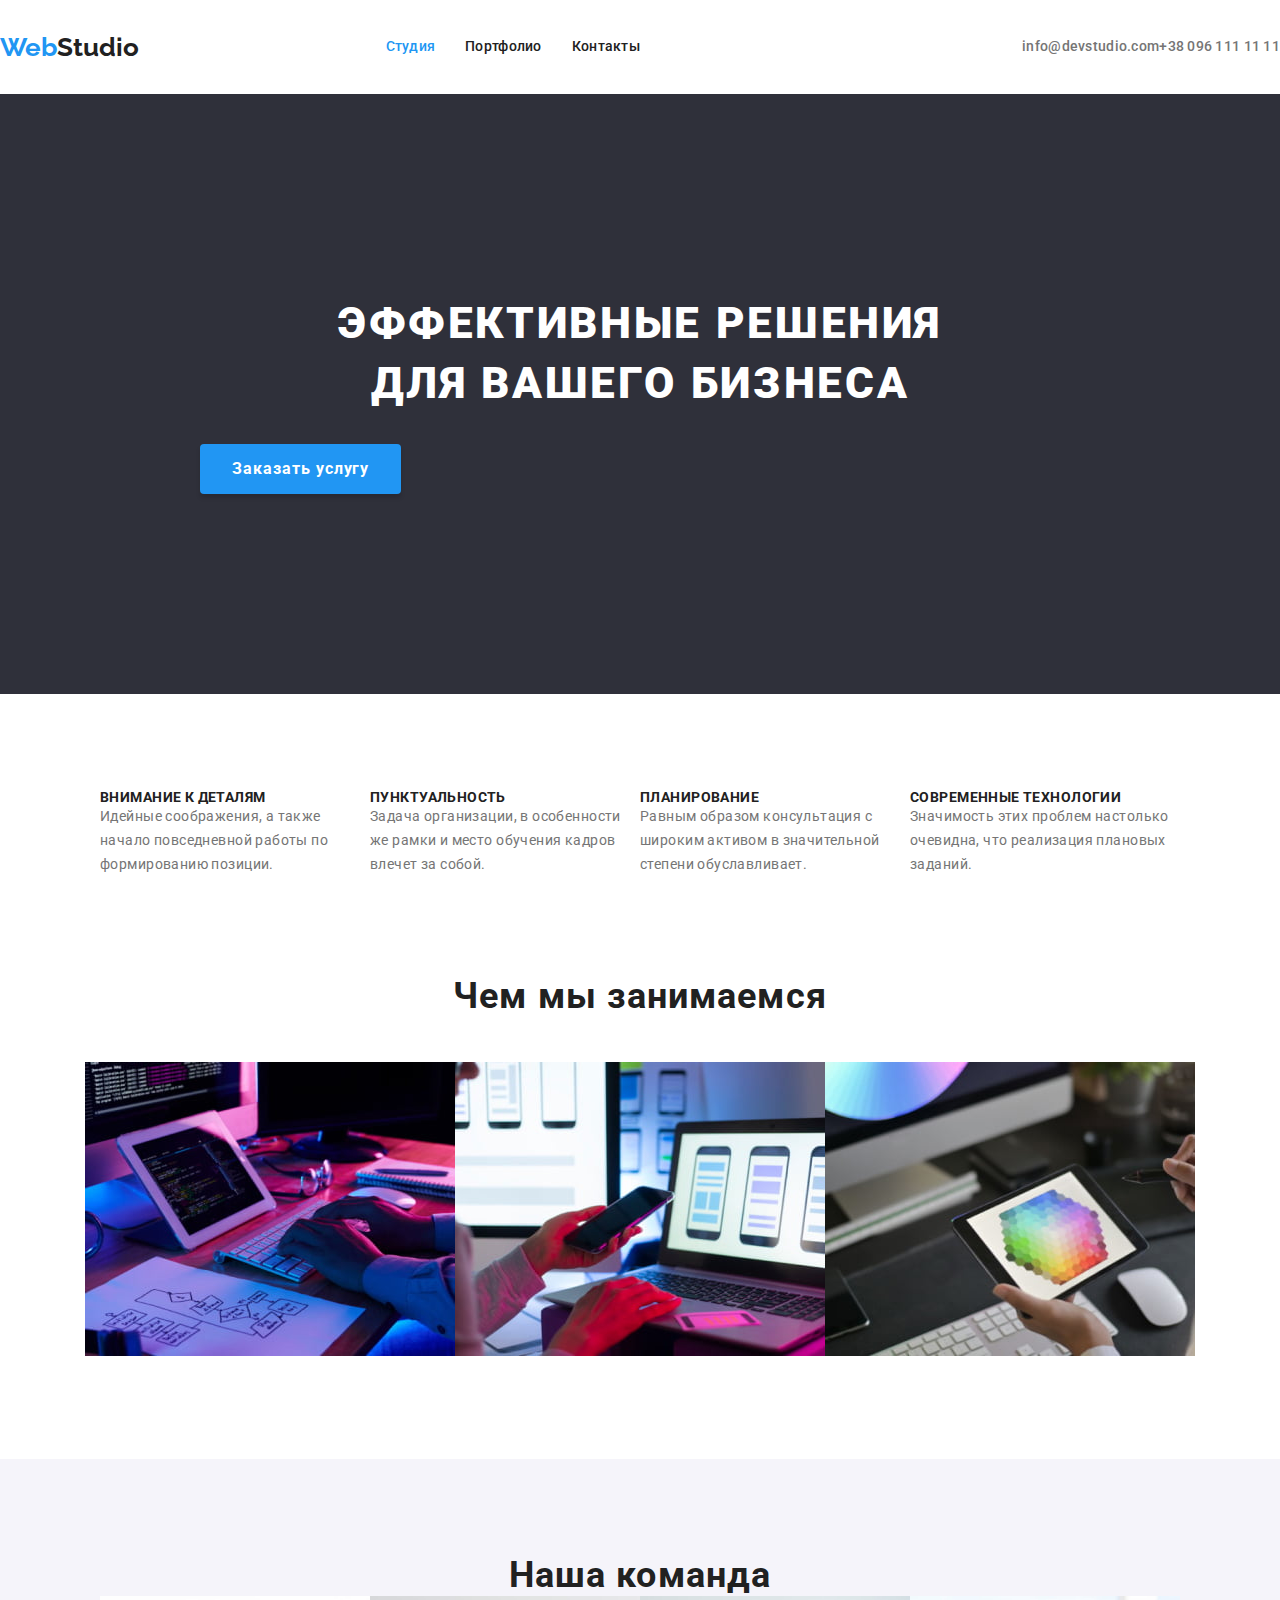
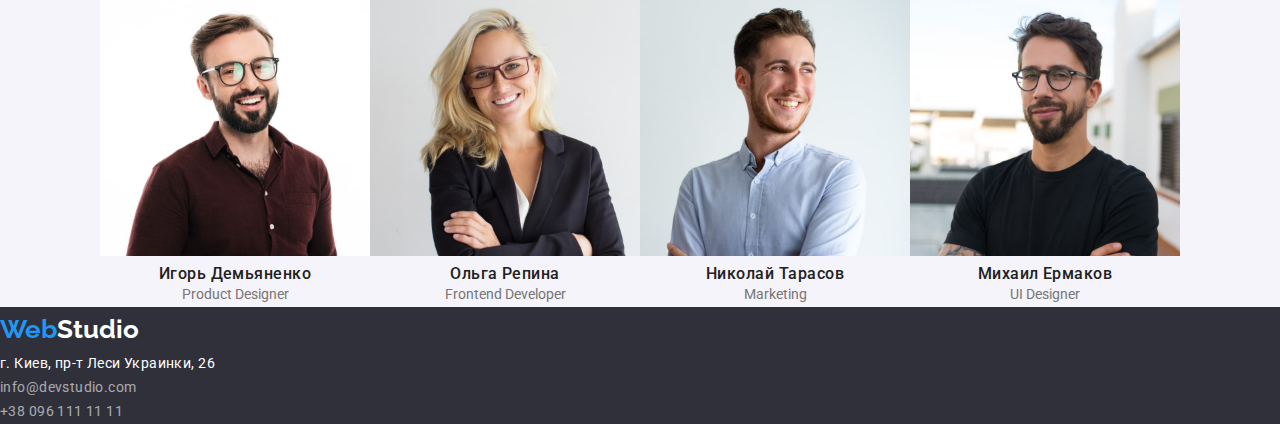
<file: index.html>
<!DOCTYPE html>
<html lang="en">
<head>
    <meta charset="UTF-8">
    <meta http-equiv="X-UA-Compatible" content="IE=edge">
    <meta name="viewport" content="width=device-width, initial-scale=1.0">
    <link rel="stylesheet" href="https://cdnjs.cloudflare.com/ajax/libs/modern-normalize/1.1.0/modern-normalize.min.css" integrity="sha512-wpPYUAdjBVSE4KJnH1VR1HeZfpl1ub8YT/NKx4PuQ5NmX2tKuGu6U/JRp5y+Y8XG2tV+wKQpNHVUX03MfMFn9Q==" crossorigin="anonymous" referrerpolicy="no-referrer" />
    <link rel="preconnect" href="https://fonts.googleapis.com">
    <link rel="preconnect" href="https://fonts.gstatic.com" crossorigin>
    <link href="https://fonts.googleapis.com/css2?family=Raleway:wght@700&family=Roboto:wght@400;500;700;900&display=swap" rel="stylesheet">
    <link rel="stylesheet" href="./css/styles.css" />
    <link rel="stylesheet" href="./css/normalize.css" />
    <title>WebStudio</title>
</head>
<body>
    <!-- header -->
    <header class="header">
        <div class="container">
            <nav class="nav-menu">
                <a class="logo-link link" href="./index.html">Web<span class="logo-accent-header">Studio</span></a>
                <ul class="menu-header">
                    <li class="list">
                        <a class="main-menu link current" href="./index.html">Студия</a>   
                    </li>
                    <li class="list">
                        <a class="main-menu link" href="./portfolio.html">Портфолио</a>   
                    </li>
                    <li class="list">
                        <a class="main-menu link" href="#">Контакты</a>   
                    </li>
                </ul>
            </nav>
            <div>
                <ul class="contacts">
                    <li class="list">
                   <a class="contacts-link link" href="meilto:info@devstudio.com">info@devstudio.com</a>
                    </li>
                    <li class="list">
                    <a class="contacts-link link" href="tel:+380961111111">+38 096 111 11 11</a>   
                    </li>
                </ul>
            </div>
        </div>
    </header>
    <!-- main -->
    <main class="main">
        <!-- HERO section -->
        <section class="section-1">
            <h1 class="hero-text">Эффективные решения для вашего бизнеса</h1>
            <button class="hero-button button" >Заказать услугу</button>
        </section>
        <!-- Our advantages -->
        <section class="section-2 container">
            <h2 class="our-advantages visually-hidden ">Преимущества</h2>
            <ul class="advantage-list"> 
                <li class="list">
                    <h3 class="advantage">Внимание к деталям</h3>
                    <p class="advantage-text">Идейные соображения, а также начало повседневной работы по формированию позиции.</p>
                </li>
                <li class="list">
                    <h3 class="advantage">Пунктуальность</h3>
                    <p class="advantage-text">Задача организации, в особенности же рамки и место обучения кадров влечет за собой.</p>
                </li>
                <li class="list">
                    <h3 class="advantage">Планирование</h3>
                    <p class="advantage-text">Равным образом консультация с широким активом в значительной степени обуславливает.</p>
                </li>
                <li class="list">
                    <h3 class="advantage">Современные технологии</h3>
                    <p class="advantage-text">Значимость этих проблем настолько очевидна, что реализация плановых заданий.</p>
                </li>
            </ul>
        </section>
        <!-- We doing -->
        <section class="we-doing">
            <h2 class="section-title">Чем мы занимаемся</h2>
            <ul class="img-we-doing">
                <li class="card-we-doing list">
                    <img src="images/img1.jpg" alt="программирование" width="370">
                </li>
                <li class="card-we-doing list">
                    <img src="images/img2.jpg" alt="мобильные приложения" width="370">
                </li>
                <li class="card-we-doing list">
                    <img src="images/img3.jpg" alt="Web дизайн" width="370">
                </li>
            </ul>
        </section>
        <!-- Our team -->
        <section class="our-team" >
            <h2 class="section-title">Наша команда</h2>
            <ul class="team-list">
                <li class="img-team list">
                    <img src="images/img4.jpg" alt="Product Designer - Игроь Демьяненко " width="270">
                    <h3 class="team-member">Игорь Демьяненко</h3>
                    <p class="our-team-text" lang="en">Product Designer</p>
                </li>
                <li class="img-team list">
                    <img src="images/img5.jpg" alt="Frontend Developer - Ольга Репина" width="270">
                    <h3 class="team-member">Ольга Репина</h3>
                    <p class="our-team-text" lang="en">Frontend Developer</p>
                </li>
                <li class="img-team list">
                    <img src="images/img6.jpg" alt="Marketing - Николай Тарасов" width="270">
                    <h3 class="team-member">Николай Тарасов</h3>
                    <p class="our-team-text" lang="en">Marketing</p>
                </li class="img-team list">
                <li class="img-team list">
                    <img src="images/img7.jpg" alt="UI Designer - Михаил Ермаков" width="270">
                    <h3 class="team-member">Михаил Ермаков</h3>
                    <p class="our-team-text" lang="en">UI Designer</p>
                </li>
            </ul>
        </section>
    </main>
    <!-- Footer -->
    <footer class="footer">
        <a class="link logo-link" href="./index.html">Web<span class="logo-accent-footer">Studio</span></a>
        <address>
            <ul class="footer-address">
                <li class="list">
                    <a class="link footer-link" href="https://goo.gl/maps/Vhz1iHMHhDigoBaa8" target="blank">г. Киев, пр-т Леси Украинки, 26</a>
                </li>
                <li class="list">
                    <a class="link footer-link contacts-link-footer" href="meilto:info@devstudio.com">info@devstudio.com</a>
                <li class="list">
                    <a class="link footer-link contacts-link-footer" href="tel:+380961111111">+38 096 111 11 11</a>
                </li>
            </ul>
        </address>
    </footer>
    </footer>
</body>
</html>
</file>
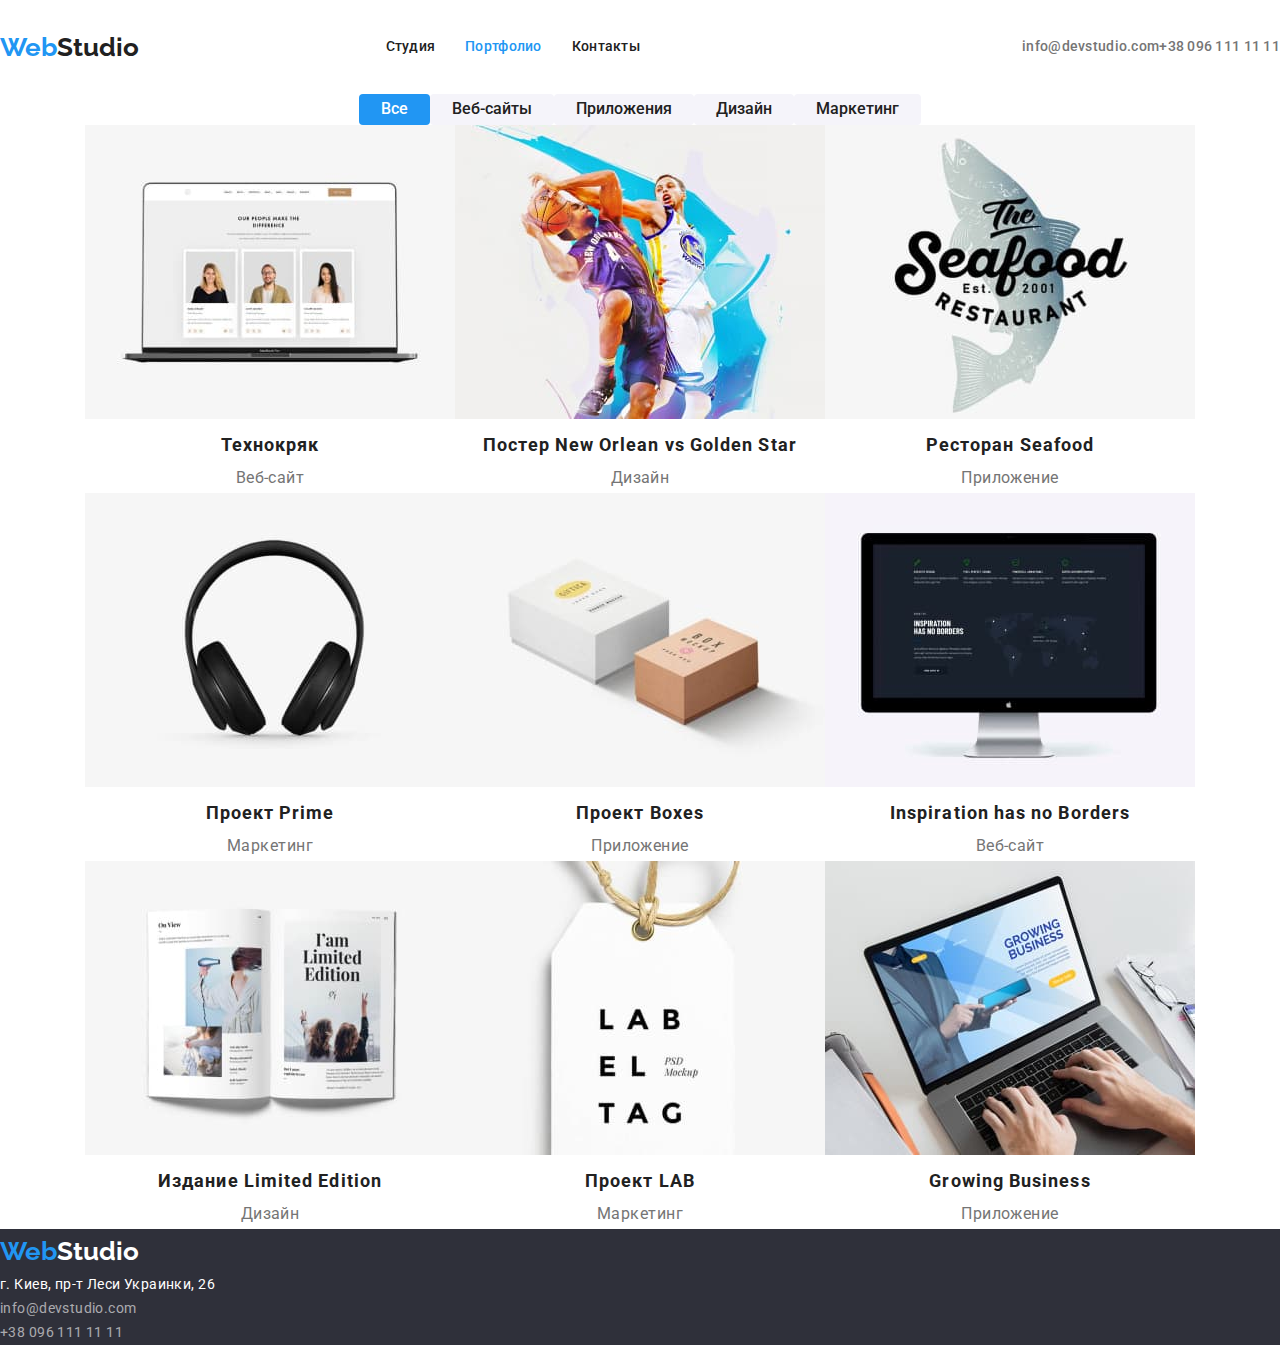
<file: portfolio.html>
<!DOCTYPE html>
<html lang="ru">
  <head>
    <meta charset="UTF-8" />
    <meta http-equiv="X-UA-Compatible" content="IE=edge" />
    <meta name="viewport" content="width=device-width, initial-scale=1.0" />
    <link
      rel="stylesheet"
      href="https://cdnjs.cloudflare.com/ajax/libs/modern-normalize/1.1.0/modern-normalize.min.css"
      integrity="sha512-wpPYUAdjBVSE4KJnH1VR1HeZfpl1ub8YT/NKx4PuQ5NmX2tKuGu6U/JRp5y+Y8XG2tV+wKQpNHVUX03MfMFn9Q=="
      crossorigin="anonymous"
      referrerpolicy="no-referrer"
    />
    <link rel="preconnect" href="https://fonts.googleapis.com" />
    <link rel="preconnect" href="https://fonts.gstatic.com" crossorigin />
    <link
      href="https://fonts.googleapis.com/css2?family=Raleway:wght@700&family=Roboto:wght@400;500;700;900&display=swap"
      rel="stylesheet"
    />
    <link rel="stylesheet" href="./css/styles.css" />
    <link rel="stylesheet" href="./css/normalize.css" />
    <title>WebStudio</title>
  </head>

  <body>
    <!-- header -->
    <header class="header">
      <div class="container">
        <nav class="nav-menu">
          <a class="logo-link link" href="./index.html"
            >Web<span class="logo-accent-header">Studio</span></a
          >
          <ul class="menu-header">
            <li class="list">
              <a class="main-menu link" href="./index.html">Студия</a>
            </li>
            <li class="list">
              <a class="main-menu link current" href="./portfolio.html"
                >Портфолио</a
              >
            </li>
            <li class="list">
              <a class="main-menu link" href="#">Контакты</a>
            </li>
          </ul>
        </nav>
        <div>
          <ul class="contacts">
            <li class="list">
              <a class="contacts-link link" href="meilto:info@devstudio.com"
                >info@devstudio.com</a
              >
            </li>
            <li class="list">
              <a class="contacts-link link" href="tel:+380961111111"
                >+38 096 111 11 11</a
              >
            </li>
          </ul>
        </div>
      </div>
    </header>
    <!-- main- portfolio -->
    <main class="main-portfolio container">
      <section class="portfolio-section">
        <h1 class="visually-hidden">Преокты нашей сткдии</h1>
        <ul class="portfolio-btn-list">
          <li class="list portfolio-btn-item">
            <button class="button portfolio-btn active" type="button">
              Все
            </button>
          </li>
          <li class="list portfolio-btn-item">
            <button class="button portfolio-btn" type="button">
              Веб-сайты
            </button>
          </li>
          <li class="list portfolio-btn-item">
            <button class="button portfolio-btn" type="button">
              Приложения
            </button>
          </li>
          <li class="list portfolio-btn-item">
            <button class="button portfolio-btn" type="button">Дизайн</button>
          </li>
          <li class="list portfolio-btn-item">
            <button class="button portfolio-btn" type="button">
              Маркетинг
            </button>
          </li>
        </ul>

        <div class="projects">
          <ul class="projects-cards-list">
            <li class="list rojects-cards-item">
              <a class="link priject-link" href="">
                <img
                  src="./images/projects/project-1.jpg"
                  alt="Веб-сайт  - Технокряк"
                  width="370"
                />
                <h2 class="project-title">Технокряк</h2>
                <p class="project-text">Веб-сайт</p>
              </a>
            </li>
            <li class="list projects-cards-item">
              <a class="link priject-link" href="">
                <img
                  src="./images/projects/project-2.jpg"
                  alt="Постер New Orlean vs Golden Star"
                  width="370"
                />
                <h2 class="project-title">Постер New Orlean vs Golden Star</h2>
                <p class="project-text">Дизайн</p>
              </a>
            </li>
            <li class="list rojects-cards-item">
              <a class="link priject-link" href="">
                <img
                  src="./images/projects/project-3.jpg"
                  alt="Приложение - Ресторан Seafood"
                  width="370"
                />
                <h2 class="project-title">Ресторан Seafood</h2>
                <p class="project-text">Приложение</p>
              </a>
            </li>
            <li class="list projects-cards-item">
              <a class="link priject-link" href="">
                <img
                  src="./images/projects/project-4.jpg"
                  alt="Проект Prime"
                  width="370"
                />
                <h2 class="project-title">Проект Prime</h2>
                <p class="project-text">Маркетинг</p>
              </a>
            </li>
            <li class="list projects-cards-item">
              <a class="link priject-link" href="">
                <img
                  src="./images/projects/project-5.jpg"
                  alt="Проект Boxes"
                  width="370"
                />
                <h2 class="project-title">Проект Boxes</h2>
                <p class="project-text">Приложение</p>
              </a>
            </li>
            <li class="list projects-cards-item">
              <a class="link priject-link" href="">
                <img
                  src="./images/projects/project-6.jpg"
                  alt="Сайт -Inspiration has no Borders"
                  width="370"
                />
                <h2 class="project-title" lang="en">
                  Inspiration has no Borders
                </h2>
                <p class="project-text">Веб-сайт</p>
              </a>
            </li>
            <li class="list projects-cards-item">
              <a class="link priject-link" href="">
                <img
                  src="./images/projects/project-7.jpg"
                  alt="Издание Limited Edition"
                  width="370"
                />
                <h2 class="project-title">Издание Limited Edition</h2>
                <p class="project-text">Дизайн</p>
              </a>
            </li>
            <li class="list projects-cards-item">
              <a class="link priject-link" href="">
                <img
                  src="./images/projects/project-8.jpg"
                  alt="Проект LAB"
                  width="370"
                />
                <h2 class="project-title">Проект LAB</h2>
                <p class="project-text">Маркетинг</p>
              </a>
            </li>
            <li class="list projects-cards-item">
              <a class="link priject-link" href="">
                <img
                  src="./images/projects/project-9.jpg"
                  alt="Приложение Growing Business"
                  width="370"
                />
                <h2 class="project-title" lang="en">Growing Business</h2>
                <p class="project-text">Приложение</p>
              </a>
            </li>
          </ul>
        </div>
      </section>
    </main>
    <!-- Footer -->
    <footer class="footer">
      <a class="link logo-link" href="./index.html"
        >Web<span class="logo-accent-footer">Studio</span></a
      >
      <address>
        <ul class="footer-address">
          <li class="list">
            <a
              class="link footer-link"
              href="https://goo.gl/maps/Vhz1iHMHhDigoBaa8"
              target="blank"
              >г. Киев, пр-т Леси Украинки, 26</a
            >
          </li>
          <li class="list">
            <a
              class="link footer-link contacts-link-footer"
              href="meilto:info@devstudio.com"
              >info@devstudio.com</a
            >
          </li>

          <li class="list">
            <a
              class="link footer-link contacts-link-footer"
              href="tel:+380961111111"
              >+38 096 111 11 11</a
            >
          </li>
        </ul>
      </address>
    </footer>
  </body>
</html>
</file>
<file: css/styles.css>
:root {
  --main-white-color: #ffffff;
  --main-text-color: #757575;
  --second-text-color: #212121;
  --accent-text-color: #2196f3;
  --hero-color: #ffffff;
  --accent-color: #2196f3;
  --main-bgd-color: #f5f4fa;
  --second-bcg-color: #e5e5e5;
  --hero-bcg-color: #2f303a;
  --hero-btn-hover-color: #188ce8;
}
* {
  margin: 0;
  padding: 0;
}

body {
  background: var(--main-white-color);
  color: var(--main-text-color);
  font-family: 'Roboto', sans-serif;
  font-size: 14px;
  font-style: normal;
  font-weight: 400;
  line-height: 1.71;
}
/* глобальные стили */

.link {
  text-decoration: none;
  color: inherit;
}

.list {
  list-style: none;
}
.button {
  border: none;
  background-color: transparent;
  cursor: pointer;
  font-family: inherit;
  color: inherit;
}

.section {
  background-color: var(--main-bgd-color);
}

.section-title {
  color: var(--second-text-color);
  font-size: 36px;
  line-height: 1.17;
  text-align: center;
  letter-spacing: 0.03em;
}
.visually-hidden {
  position: absolute;
  white-space: nowrap;
  width: 1px;
  height: 1px;
  overflow: hidden;
  border: 0;
  padding: 0;
  clip: rect(0 0 0 0);
  clip-path: inset(50%);
  margin: -1px;
}

.container {
  max-width: 1600px;
  margin-right: auto;
  margin-left: auto;
}

.link.current {
  color: var(--accent-text-color);
}

/* Header */
.header {
  padding-top: 25px;
  padding-bottom: 25px;
}

.header > .container {
  display: flex;
  align-items: center;
  justify-content: space-between;
}

.nav-menu {
  display: flex;
  align-items: center;
  justify-content: space-between;
  width: 50%;
}
.menu-header {
  display: flex;
  align-items: center;
  gap: 30px;
}

/* Logo */

.logo-link {
  color: var(--accent-text-color);
  font-family: 'Raleway', sans-serif;
  font-weight: 700;
  font-size: 26px;
}

.logo-accent-header {
  color: var(--second-text-color);
}

/* основное меню */

.main-menu {
  color: var(--second-text-color);
  font-weight: 500;
  line-height: 1.14;
  letter-spacing: 0.02em;
}

.main-menu:hover,
.main-menu:focus {
  color: var(--accent-text-color);
}

/* контакты в хедере */

.contacts-link {
  font-weight: 500;
  line-height: 1.14;
  letter-spacing: 0.02em;
  color: var(--main-text-color);
}

.contacts-link:hover,
.contacts-link:focus {
  color: var(--accent-text-color);
}

.contacts {
  display: flex;
}

/* блок ГЕРОЙ */
.section-1 {
  background: var(--hero-bcg-color);
  padding: 200px 200px;
}

.hero-text {
  color: var(--hero-color);
  font-family: 'Roboto';
  font-style: normal;
  font-weight: 900;
  font-size: 44px;
  line-height: 1.36;
  text-align: center;
  letter-spacing: 0.06em;
  text-transform: uppercase;
  max-width: 696px;
  margin: auto;
}
.hero-button {
  color: var(--hero-color);
  padding: 10px 32px;
  background-color: var(--accent-color);
  box-shadow: 0px 4px 4px rgba(0, 0, 0, 0.15);
  border-radius: 4px;
  margin: auto;
  font-weight: 700;
  font-size: 16px;
  letter-spacing: 0.06em;
  margin-top: 30px;
  cursor: pointer;
  line-height: 1.875;
}
.hero-button:hover,
.hero-button:focus {
  background-color: var(--hero-btn-hover-color);
}

/* Наши преимущества */

.advantage-list {
  margin-top: 95px;
  display: flex;
  justify-content: center;
}

.advantage {
  color: var(--second-text-color);
  font-weight: 700;
  font-size: 14px;
  line-height: 1.15;
  letter-spacing: 0.03em;
  text-transform: uppercase;
}

.advantage-text {
  width: 270px;
  height: 75px;
  line-height: 1.71;
  letter-spacing: 0.03em;
}
/*  секция чем мы занимаесмся */

.we-doing {
  padding: 95px 0;
}

.img-we-doing {
  margin-top: 45px;
}

.img-we-doing {
  display: flex;
  justify-content: center;
}
/* секция наша команда */

.team-list {
  display: flex;
  justify-content: center;
}

.our-team {
  padding-top: 95px;
  background-color: var(--main-bgd-color);
}

.team-member {
  color: var(--second-text-color);
  font-weight: 500;
  font-size: 16px;
  line-height: 1.19;
  letter-spacing: 0.03em;
  text-align: center;
}
.our-team-text {
  text-align: center;
}

/* Footer */

.footer {
  background: var(--hero-bcg-color);
}

.logo-accent-footer {
  color: var(--hero-color);
}

.footer-address {
  font-style: normal;
  letter-spacing: 0.03em;
}

.footer-link {
  color: var(--hero-color);
  line-height: 1.71;
}

.footer-link:hover {
  color: var(--accent-text-color);
}
.contacts-link-footer {
  color: rgba(255, 255, 255, 0.6);
  line-height: 1.71;
}

.contacts-link-footer:focus {
  color: var(--accent-color);
}
/* Portfolio */

/* Menu button-portfolio */

.portfolio-btn {
  color: var(--second-text-color);
  background: var(--main-bgd-color);
  border-radius: 4px;
  padding: 6px 22px;
  font-weight: 500;
  font-size: 16px;
  line-break: 1.625;
  letter-spacing: 0.03e;
}

.portfolio-btn:hover,
.portfolio-btn:focus {
  background: var(--accent-color);
  color: var(--hero-color);
}

.portfolio-btn-list {
  display: flex;
  justify-content: center;
}

.active {
  color: var(--hero-color);
  background-color: var(--accent-color);
}

/* Portfolio cards */

.projects-cards-list {
  display: flex;
  width: 100%;
  flex-wrap: wrap;
  justify-content: center;
}

.project-title {
  color: var(--second-text-color);
  font-weight: 700;
  font-size: 18px;
  line-height: 2;
  letter-spacing: 0.06em;
  text-align: center;
}

.project-text {
  font-size: 16px;
  line-height: 1.88;
  letter-spacing: 0.03em;
  text-align: center;
}
</file>
